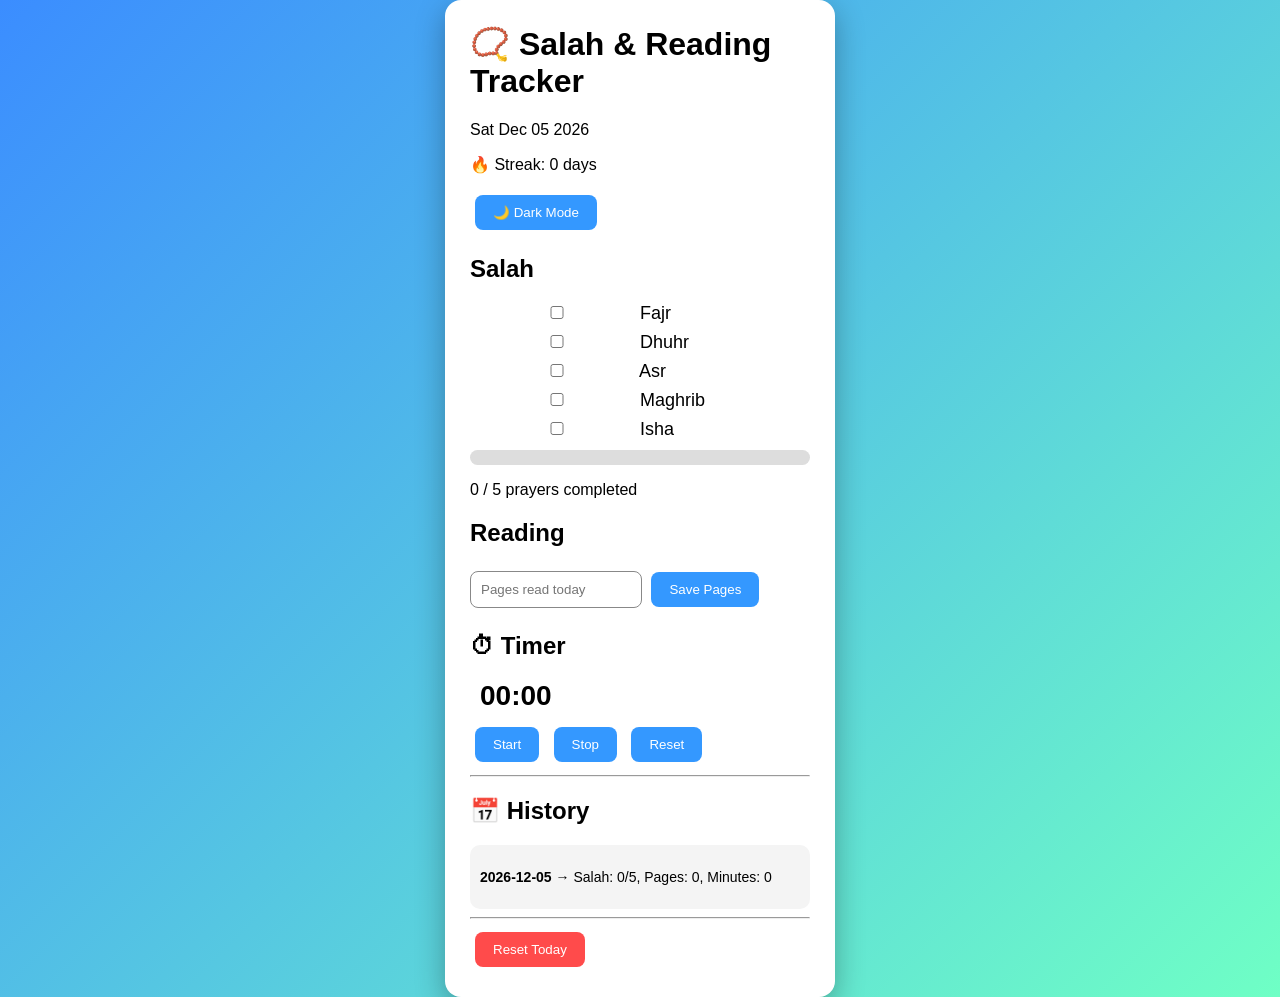
<file: index.html>
<!DOCTYPE html>
<html lang="en">
<head>
<meta charset="UTF-8">
<title>Salah & Reading Tracker V2</title>
<link rel="stylesheet" href="style.css">
</head>
<body>

<div class="container">

<header>
    <h1>📿 Salah & Reading Tracker</h1>
    <p id="date"></p>
    <p id="streak"></p>
</header>

<!-- Dark Mode -->
<button id="darkBtn" onclick="toggleDark()">🌙 Dark Mode</button>

<h2>Salah</h2>
<div class="salah-list">
    <label><input type="checkbox" id="fajr"> Fajr</label>
    <label><input type="checkbox" id="dhuhr"> Dhuhr</label>
    <label><input type="checkbox" id="asr"> Asr</label>
    <label><input type="checkbox" id="maghrib"> Maghrib</label>
    <label><input type="checkbox" id="isha"> Isha</label>
</div>

<div class="progress-box">
    <div id="progress"></div>
</div>
<p id="progressText"></p>

<h2>Reading</h2>
<input type="number" id="pages" placeholder="Pages read today">
<button onclick="savePages()">Save Pages</button>
<p id="pageResult"></p>

<h2>⏱ Timer</h2>
<div class="timer"><span id="time">00:00</span></div>
<button onclick="startTimer()">Start</button>
<button onclick="stopTimer()">Stop</button>
<button onclick="resetTimer()">Reset</button>

<hr>

<h2>📅 History</h2>
<div id="historyBox"></div>

<hr>

<button class="reset" onclick="resetDay()">Reset Today</button>

</div>

<script src="script.js"></script>
</body>
</html>
</file>
<file: style.css>
body{
font-family: Arial;
background: linear-gradient(135deg,#3b8dff,#6fffc5);
margin:0;
padding:0;
display:flex;
justify-content:center;
align-items:center;
min-height:100vh;
transition:0.3s;
}

body.dark{
background:#1e1e1e;
color:white;
}

.container{
background:white;
padding:25px;
border-radius:16px;
width:340px;
box-shadow:0 10px 30px rgba(0,0,0,0.3);
transition:0.3s;
}

body.dark .container{
background:#2c2c2c;
}

h1{
margin-top:0;
}

.salah-list label{
display:block;
font-size:18px;
margin:8px;
}

.progress-box{
width:100%;
height:15px;
background:#ddd;
border-radius:10px;
margin:10px 0;
}

#progress{
height:100%;
width:0%;
background:#4CAF50;
border-radius:10px;
transition:0.4s;
}

input{
padding:10px;
width:150px;
border-radius:8px;
border:1px solid #888;
}

button{
padding:10px 18px;
border:none;
border-radius:8px;
background:#3498ff;
color:white;
margin:5px;
cursor:pointer;
transition:0.2s;
}

button:hover{
opacity:0.8;
}

.timer{
font-size:28px;
margin:10px;
font-weight:bold;
}

.reset{
background:#ff4b4b;
}

#historyBox{
background:#f4f4f4;
padding:10px;
border-radius:10px;
font-size:14px;
max-height:120px;
overflow-y:auto;
}

body.dark #historyBox{
background:#444;
}
</file>
